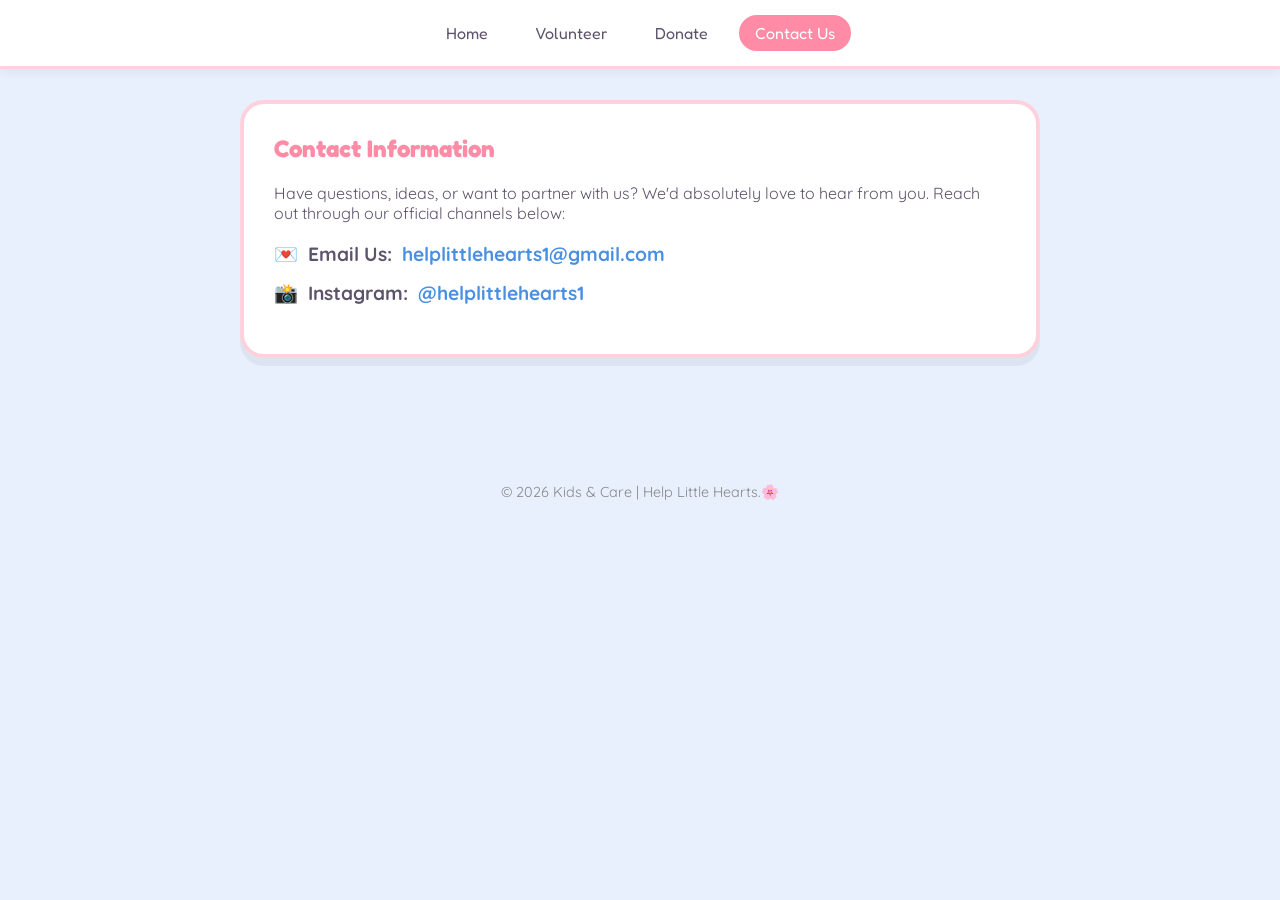
<file: contact.html>
<!DOCTYPE html>
<html lang="en">
<head>
    <meta charset="UTF-8">
    <meta name="viewport" content="width=device-width, initial-scale=1.0">
    <title>Contact Us - Help Little Hearts</title>
    <link href="https://fonts.googleapis.com/css2?family=Fredoka+One&family=Quicksand:wght@500;700&display=swap" rel="stylesheet">
    <link rel="stylesheet" href="style.css">
</head>
<body>

    <nav class="navbar">
        <a href="index.html" class="nav-link">Home</a>
        <a href="volunteer.html" class="nav-link">Volunteer</a>
        <a href="donate.html" class="nav-link">Donate</a>
        <a href="contact.html" class="nav-link active">Contact Us</a>
    </nav>

    <div class="container" style="margin-top: 100px;">
        <div class="card">
            <h2>Contact Information </h2>
            <p>Have questions, ideas, or want to partner with us? We'd absolutely love to hear from you. Reach out through our official channels below:</p>
            
            <ul class="contact-list">
                <li>💌 <strong>Email Us:</strong> <a href="mailto:helplittlehearts1@gmail.com">helplittlehearts1@gmail.com</a></li>
                <li>📸 <strong>Instagram:</strong> <a href="https://instagram.com/helplittlehearts1" target="_blank">@helplittlehearts1</a></li>
            </ul>
        </div>
    </div>

    <footer>
        <p>&copy; 2026 Kids & Care | Help Little Hearts.🌸</p>
    </footer>

</body>
</html>
</file>
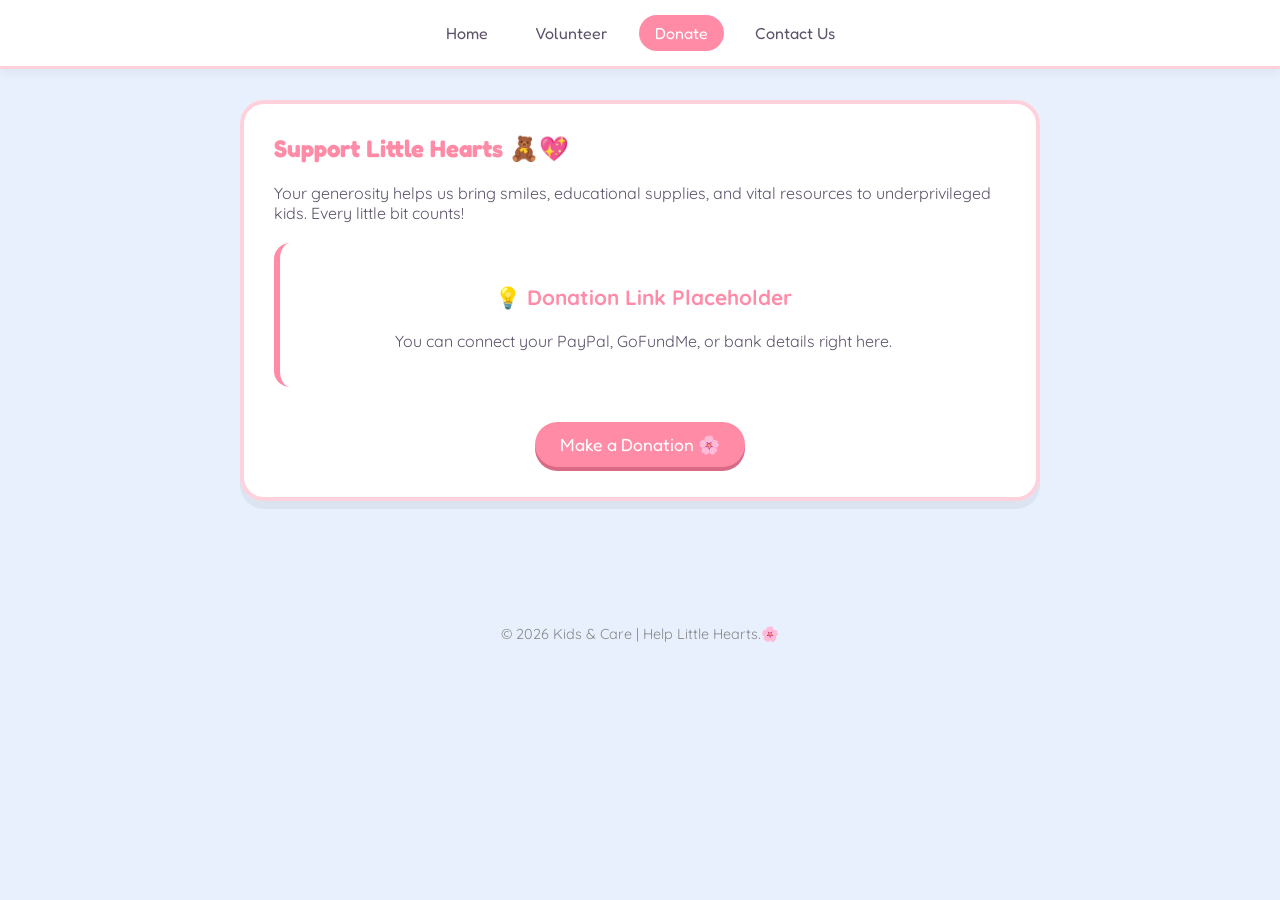
<file: donate.html>
<!DOCTYPE html>
<html lang="en">
<head>
    <meta charset="UTF-8">
    <meta name="viewport" content="width=device-width, initial-scale=1.0">
    <title>Donate - Help Little Hearts</title>
    <link href="https://fonts.googleapis.com/css2?family=Fredoka+One&family=Quicksand:wght@500;700&display=swap" rel="stylesheet">
    <link rel="stylesheet" href="style.css">
</head>
<body>

    <nav class="navbar">
        <a href="index.html" class="nav-link">Home</a>
        <a href="volunteer.html" class="nav-link">Volunteer</a>
        <a href="donate.html" class="nav-link active">Donate</a>
        <a href="contact.html" class="nav-link">Contact Us</a>
    </nav>

    <div class="container" style="margin-top: 100px;">
        <div class="card">
            <h2>Support Little Hearts 🧸💖</h2>
            <p>Your generosity helps us bring smiles, educational supplies, and vital resources to underprivileged kids. Every little bit counts!</p>
            
            <div class="step" style="margin: 20px 0; text-align: center;">
                <p style="font-size: 1.3rem; font-weight: bold; color: #FF8BA7;">💡 Donation Link Placeholder</p>
                <p>You can connect your PayPal, GoFundMe, or bank details right here.</p>
            </div>

            <div class="button-wrapper">
                <!-- Change '#' to your actual donation link when ready -->
                <a href="#" class="btn">Make a Donation 🌸</a>
            </div>
        </div>
    </div>

    <footer>
        <p>&copy; 2026 Kids & Care | Help Little Hearts.🌸</p>
    </footer>

</body>
</html>
</file>
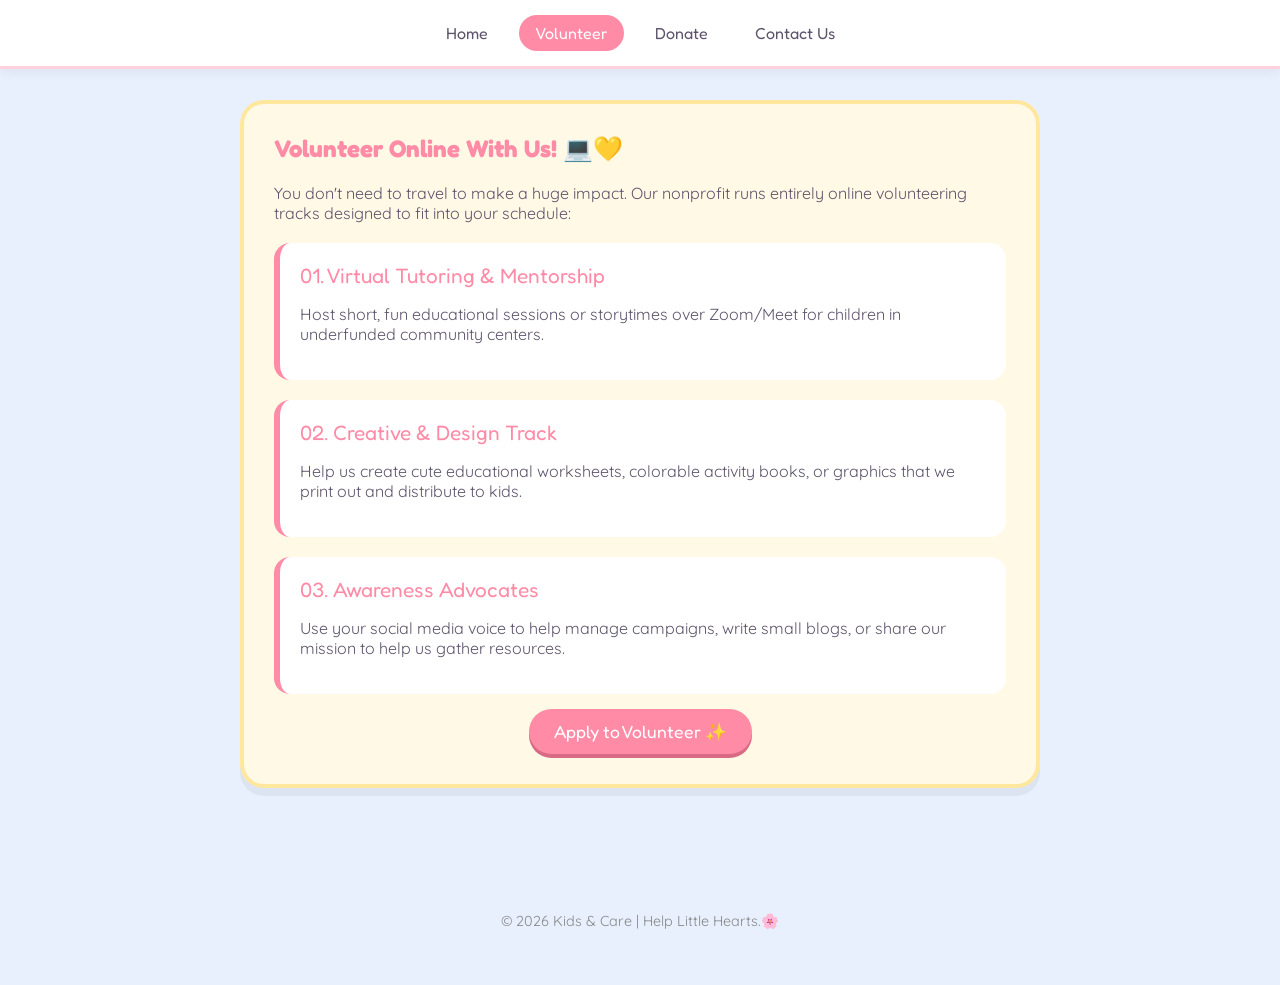
<file: volunteer.html>
<!DOCTYPE html>
<html lang="en">
<head>
    <meta charset="UTF-8">
    <meta name="viewport" content="width=device-width, initial-scale=1.0">
    <title>Volunteer - Help Little Hearts</title>
    <link href="https://fonts.googleapis.com/css2?family=Fredoka+One&family=Quicksand:wght@500;700&display=swap" rel="stylesheet">
    <link rel="stylesheet" href="style.css">
</head>
<body>

    <nav class="navbar">
        <a href="index.html" class="nav-link">Home</a>
        <a href="volunteer.html" class="nav-link active">Volunteer</a>
        <a href="donate.html" class="nav-link">Donate</a>
        <a href="contact.html" class="nav-link">Contact Us</a>
    </nav>

    <div class="container" style="margin-top: 100px;">
        <div class="card yellow-tint">
            <h2>Volunteer Online With Us! 💻💛</h2>
            <p>You don't need to travel to make a huge impact. Our nonprofit runs entirely online volunteering tracks designed to fit into your schedule:</p>
            
            <div class="volunteer-steps">
                <div class="step">
                    <div class="step-number">01. Virtual Tutoring & Mentorship</div>
                    <p>Host short, fun educational sessions or storytimes over Zoom/Meet for children in underfunded community centers.</p>
                </div>
                
                <div class="step">
                    <div class="step-number">02. Creative & Design Track</div>
                    <p>Help us create cute educational worksheets, colorable activity books, or graphics that we print out and distribute to kids.</p>
                </div>

                <div class="step">
                    <div class="step-number">03. Awareness Advocates</div>
                    <p>Use your social media voice to help manage campaigns, write small blogs, or share our mission to help us gather resources.</p>
                </div>
            </div>

            <div class="button-wrapper">
                <a href="mailto:helplittlehearts1@gmail.com?subject=Online Volunteering Inquiry" class="btn">Apply to Volunteer ✨</a>
            </div>
        </div>
    </div>

    <footer>
        <p>&copy; 2026 Kids & Care | Help Little Hearts.🌸</p>
    </footer>

</body>
</html>
</file>
<file: style.css>
:root {
    --pastel-pink: #FFD1DC;
    --pastel-blue: #E8F0FE;
    --dark-blue: #A2C2E8;
    --butter-yellow: #FFF9E6;
    --accent-yellow: #FFE89E;
    --text-color: #5D536B;
}

body {
    font-family: 'Quicksand', sans-serif;
    background-color: var(--pastel-blue);
    color: var(--text-color);
    margin: 0;
    padding: 0;
    display: flex;
    flex-direction: column;
    align-items: center;
}

h1, h2, h3 {
    font-family: 'Fredoka One', cursive;
    color: #FF8BA7;
    margin-top: 0;
}

/* Cute Navbar */
.navbar {
    background-color: white;
    position: fixed;
    top: 0;
    width: 100%;
    display: flex;
    justify-content: center;
    gap: 15px;
    padding: 15px 0;
    box-shadow: 0 4px 10px rgba(0,0,0,0.05);
    z-index: 1000;
    border-bottom: 3px solid var(--pastel-pink);
}

.nav-link {
    text-decoration: none;
    color: var(--text-color);
    font-family: 'Fredoka One', cursive;
    font-size: 1rem;
    padding: 8px 16px;
    border-radius: 20px;
    transition: all 0.2s ease;
}

.nav-link:hover {
    background-color: var(--pastel-blue);
    color: #FF8BA7;
}

.nav-link.active {
    background-color: #FF8BA7;
    color: white;
}

/* Top Header Layout */
header {
    background-color: white;
    width: 100%;
    padding: 80px 20px 40px 20px; /* Adjusted top padding to clear navbar */
    text-align: center;
    border-bottom: 8px dashed var(--pastel-pink);
    box-sizing: border-box;
}

.logo-container img {
    max-width: 150px;
    border-radius: 50%;
    border: 5px solid var(--pastel-pink);
    background-color: var(--butter-yellow);
    padding: 15px;
    margin-bottom: 15px;
}

.logo-subtitle {
    font-family: 'Fredoka One', cursive;
    color: #A2C2E8;
    font-size: 1.2rem;
    text-transform: uppercase;
    letter-spacing: 2px;
    margin: 0;
}

header h1 {
    font-size: 2.8rem;
    margin: 5px 0 10px 0;
    text-shadow: 2px 2px 0px var(--butter-yellow);
}

header p {
    font-size: 1.2rem;
    margin: 0;
    font-style: italic;
}

/* Main Container */
.container {
    max-width: 800px;
    width: 90%;
    margin: 40px auto;
}

/* Card Styling */
.card {
    background-color: white;
    border-radius: 24px;
    padding: 30px;
    margin-bottom: 30px;
    box-shadow: 0 8px 0px rgba(0,0,0,0.05);
    border: 4px solid var(--pastel-pink);
}

.card.yellow-tint {
    background-color: var(--butter-yellow);
    border-color: var(--accent-yellow);
}

/* Volunteering Steps */
.volunteer-steps {
    display: grid;
    grid-template-columns: 1fr;
    gap: 20px;
    margin-top: 20px;
}

.step {
    background: white;
    padding: 20px;
    border-radius: 16px;
    border-left: 6px solid #FF8BA7;
}

.step-number {
    font-family: 'Fredoka One', cursive;
    color: #FF8BA7;
    font-size: 1.3rem;
    margin-bottom: 5px;
}

/* Buttons & Socials */
.button-wrapper {
    text-align: center;
}

.btn {
    display: inline-block;
    background-color: #FF8BA7;
    color: white;
    padding: 12px 25px;
    text-decoration: none;
    border-radius: 50px;
    font-family: 'Fredoka One', cursive;
    font-size: 1.1rem;
    transition: transform 0.2s, background-color 0.2s;
    box-shadow: 0 4px 0px #D86A85;
    margin-top: 15px;
}

.btn:hover {
    transform: translateY(-2px);
    background-color: #FF7092;
}

.contact-list {
    list-style: none;
    padding: 0;
    font-size: 1.2rem;
}

.contact-list li {
    margin: 15px 0;
    display: flex;
    align-items: center;
    gap: 10px;
}

.contact-list a {
    color: #4A90E2;
    text-decoration: none;
    font-weight: bold;
}

.contact-list a:hover {
    text-decoration: underline;
}

footer {
    margin: 40px 0;
    text-align: center;
    font-size: 0.9rem;
    color: #888;
}
</file>
